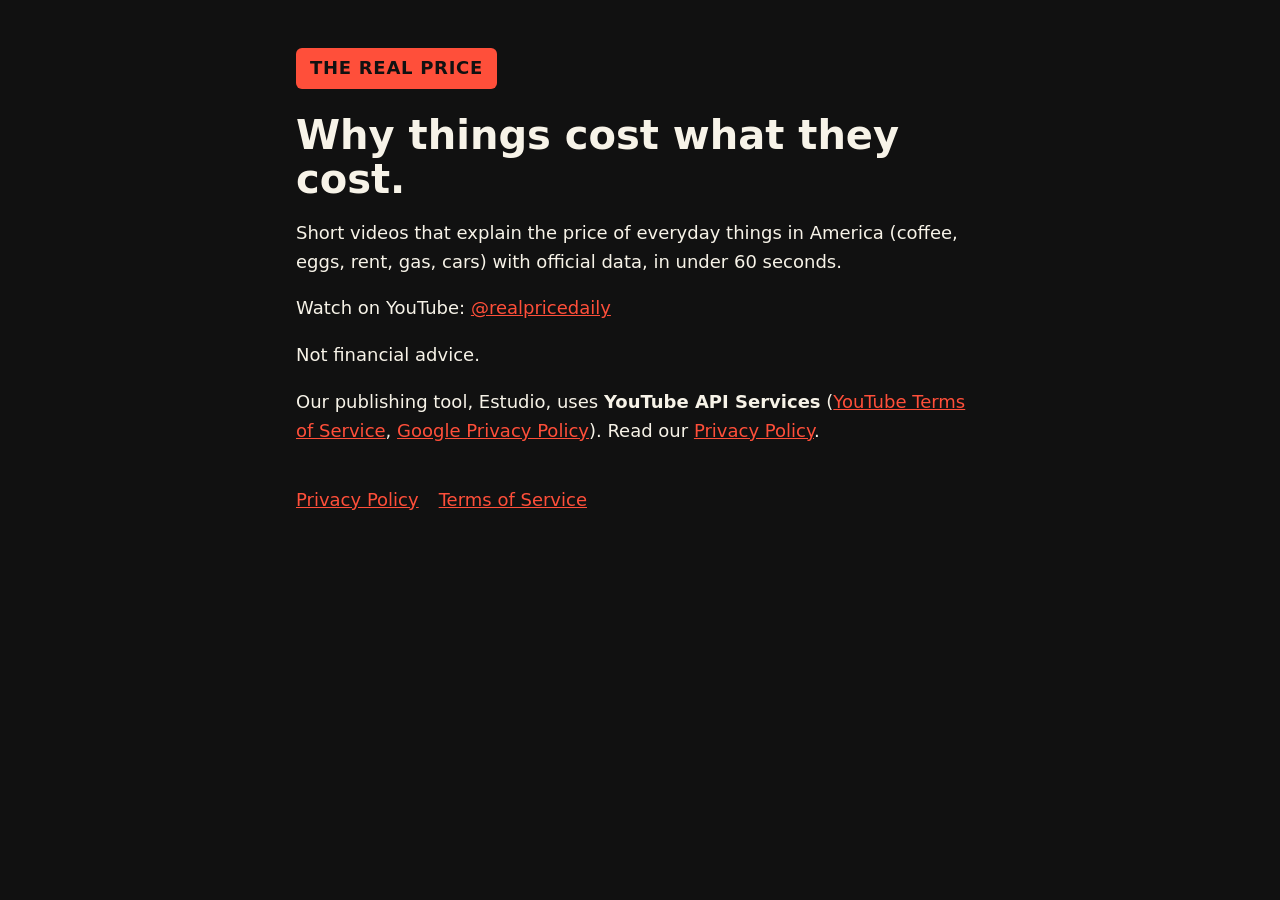
<file: index.html>
<!doctype html>
<html lang="en">
<head>
<meta charset="utf-8">
<meta name="viewport" content="width=device-width, initial-scale=1">
<title>The Real Price</title>
<meta name="description" content="The real price of everyday things in America, explained with official data in under 60 seconds.">
<link rel="stylesheet" href="estilo.css">
</head>
<body>
<main>
<span class="marca">THE REAL PRICE</span>
<h1>Why things cost what they cost.</h1>
<p>Short videos that explain the price of everyday things in America (coffee, eggs, rent, gas, cars) with official data, in under 60 seconds.</p>
<p>Watch on YouTube: <a href="https://www.youtube.com/@realpricedaily">@realpricedaily</a></p>
<p>Not financial advice.</p>
<p>Our publishing tool, Estudio, uses <strong>YouTube API Services</strong> (<a href="https://www.youtube.com/t/terms">YouTube Terms of Service</a>, <a href="https://policies.google.com/privacy">Google Privacy Policy</a>). Read our <a href="privacy.html">Privacy Policy</a>.</p>
<nav><a href="privacy.html">Privacy Policy</a><a href="terms.html">Terms of Service</a></nav>
</main>
</body>
</html>
</file>
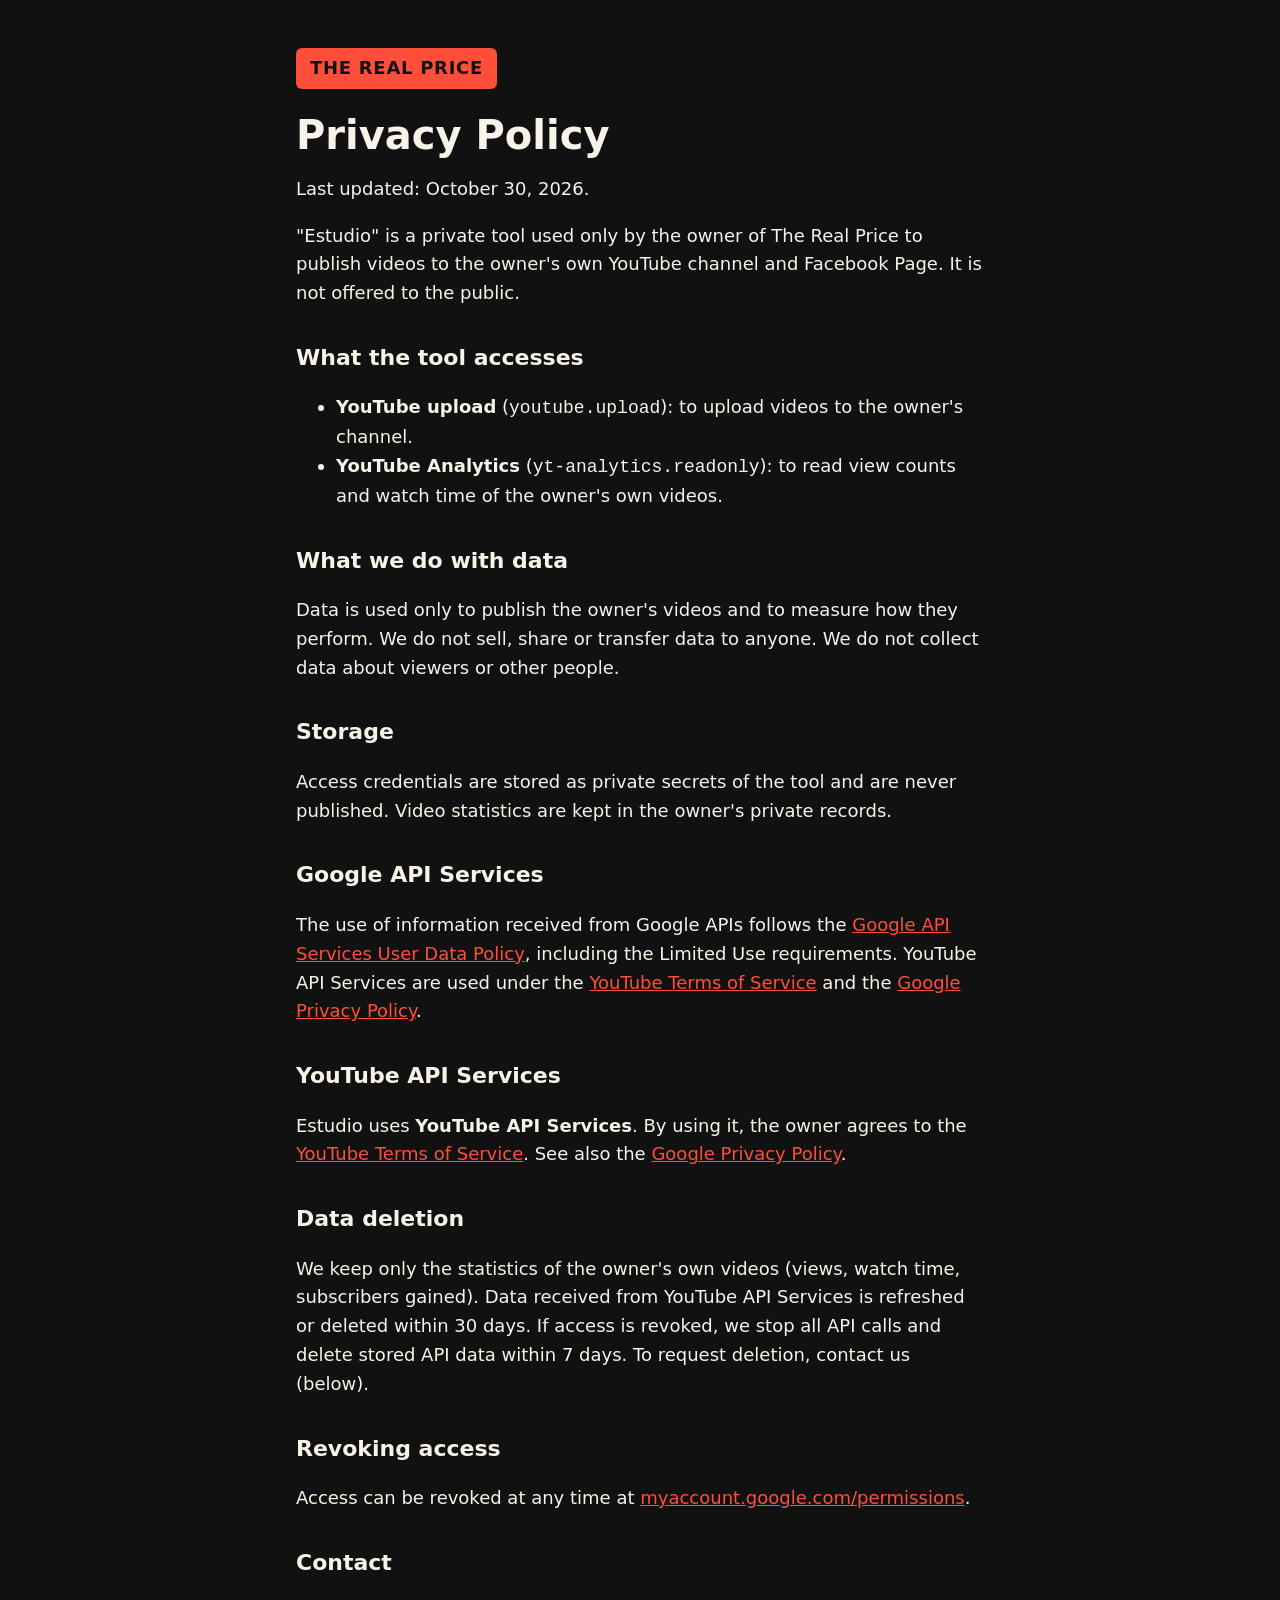
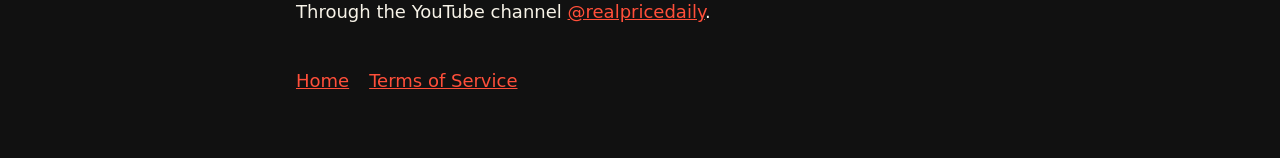
<file: privacy.html>
<!doctype html>
<html lang="en">
<head>
<meta charset="utf-8">
<meta name="viewport" content="width=device-width, initial-scale=1">
<title>Privacy Policy · The Real Price</title>
<link rel="stylesheet" href="estilo.css">
</head>
<body>
<main>
<span class="marca">THE REAL PRICE</span>
<h1>Privacy Policy</h1>
<p>Last updated: October 30, 2026.</p>
<p>"Estudio" is a private tool used only by the owner of The Real Price to publish videos to the owner's own YouTube channel and Facebook Page. It is not offered to the public.</p>
<h2>What the tool accesses</h2>
<ul>
<li><strong>YouTube upload</strong> (<code>youtube.upload</code>): to upload videos to the owner's channel.</li>
<li><strong>YouTube Analytics</strong> (<code>yt-analytics.readonly</code>): to read view counts and watch time of the owner's own videos.</li>
</ul>
<h2>What we do with data</h2>
<p>Data is used only to publish the owner's videos and to measure how they perform. We do not sell, share or transfer data to anyone. We do not collect data about viewers or other people.</p>
<h2>Storage</h2>
<p>Access credentials are stored as private secrets of the tool and are never published. Video statistics are kept in the owner's private records.</p>
<h2>Google API Services</h2>
<p>The use of information received from Google APIs follows the <a href="https://developers.google.com/terms/api-services-user-data-policy">Google API Services User Data Policy</a>, including the Limited Use requirements. YouTube API Services are used under the <a href="https://www.youtube.com/t/terms">YouTube Terms of Service</a> and the <a href="https://policies.google.com/privacy">Google Privacy Policy</a>.</p>
<h2>YouTube API Services</h2>
<p>Estudio uses <strong>YouTube API Services</strong>. By using it, the owner agrees to the <a href="https://www.youtube.com/t/terms">YouTube Terms of Service</a>. See also the <a href="https://policies.google.com/privacy">Google Privacy Policy</a>.</p>
<h2>Data deletion</h2>
<p>We keep only the statistics of the owner's own videos (views, watch time, subscribers gained). Data received from YouTube API Services is refreshed or deleted within 30 days. If access is revoked, we stop all API calls and delete stored API data within 7 days. To request deletion, contact us (below).</p>
<h2>Revoking access</h2>
<p>Access can be revoked at any time at <a href="https://myaccount.google.com/permissions">myaccount.google.com/permissions</a>.</p>
<h2>Contact</h2>
<p>Through the YouTube channel <a href="https://www.youtube.com/@realpricedaily">@realpricedaily</a>.</p>
<nav><a href="index.html">Home</a><a href="terms.html">Terms of Service</a></nav>
</main>
</body>
</html>
</file>
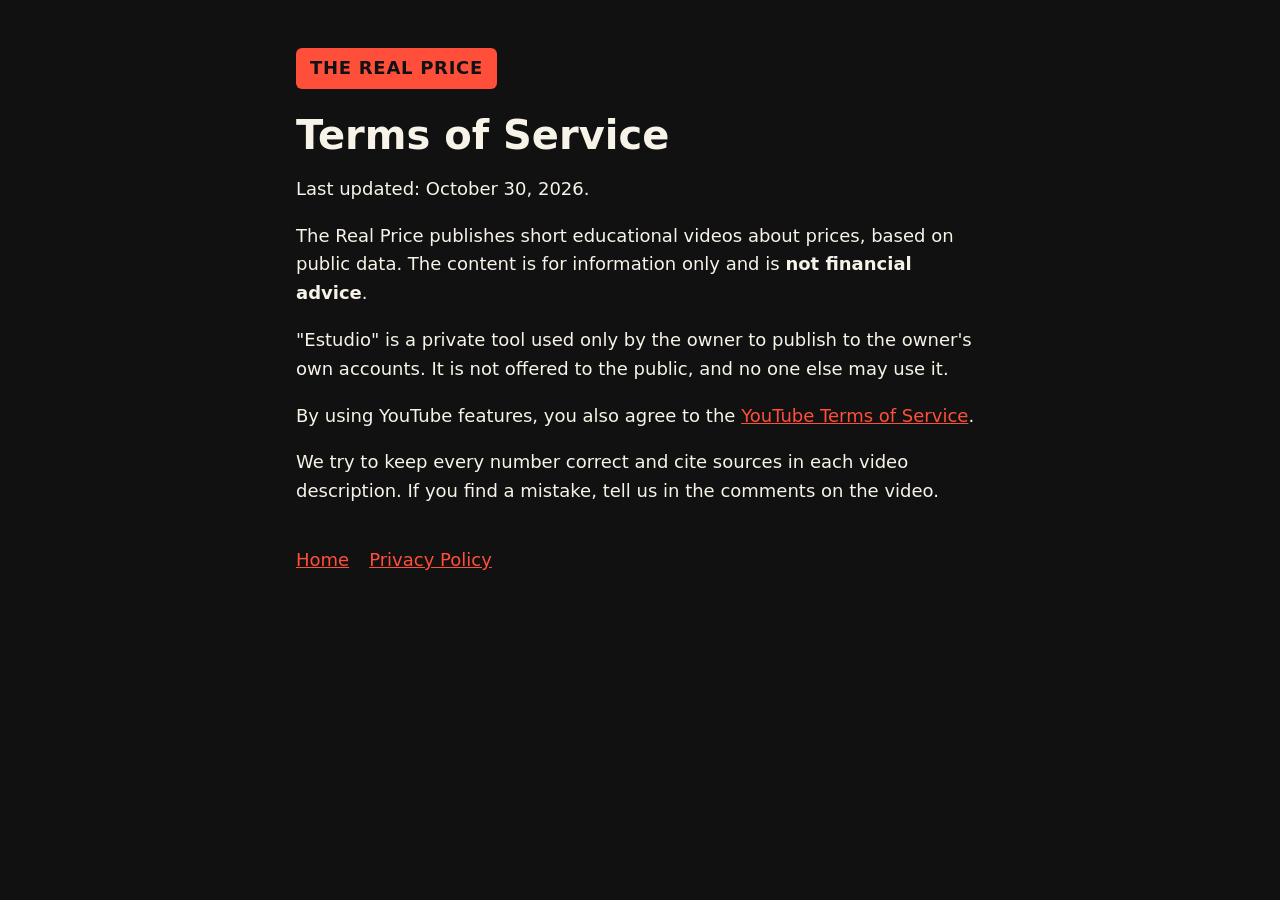
<file: terms.html>
<!doctype html>
<html lang="en">
<head>
<meta charset="utf-8">
<meta name="viewport" content="width=device-width, initial-scale=1">
<title>Terms of Service · The Real Price</title>
<link rel="stylesheet" href="estilo.css">
</head>
<body>
<main>
<span class="marca">THE REAL PRICE</span>
<h1>Terms of Service</h1>
<p>Last updated: October 30, 2026.</p>
<p>The Real Price publishes short educational videos about prices, based on public data. The content is for information only and is <strong>not financial advice</strong>.</p>
<p>"Estudio" is a private tool used only by the owner to publish to the owner's own accounts. It is not offered to the public, and no one else may use it.</p>
<p>By using YouTube features, you also agree to the <a href="https://www.youtube.com/t/terms">YouTube Terms of Service</a>.</p>
<p>We try to keep every number correct and cite sources in each video description. If you find a mistake, tell us in the comments on the video.</p>
<nav><a href="index.html">Home</a><a href="privacy.html">Privacy Policy</a></nav>
</main>
</body>
</html>
</file>
<file: estilo.css>
:root { --fundo: #111111; --tinta: #f7f3e8; --destaque: #ff4f3a; }
* { box-sizing: border-box; }
body { margin: 0; background: var(--fundo); color: var(--tinta); font: 18px/1.6 system-ui, -apple-system, "Segoe UI", sans-serif; }
main { max-width: 720px; margin: 0 auto; padding: 48px 16px 64px; }
.marca { display: inline-block; background: var(--destaque); color: var(--fundo); font-weight: 800; letter-spacing: .04em; padding: 6px 14px; border-radius: 6px; }
h1 { font-size: 40px; line-height: 1.1; margin: 24px 0 12px; }
h2 { font-size: 22px; margin-top: 32px; }
a { color: var(--destaque); }
nav { margin-top: 40px; display: flex; gap: 20px; flex-wrap: wrap; }
</file>
